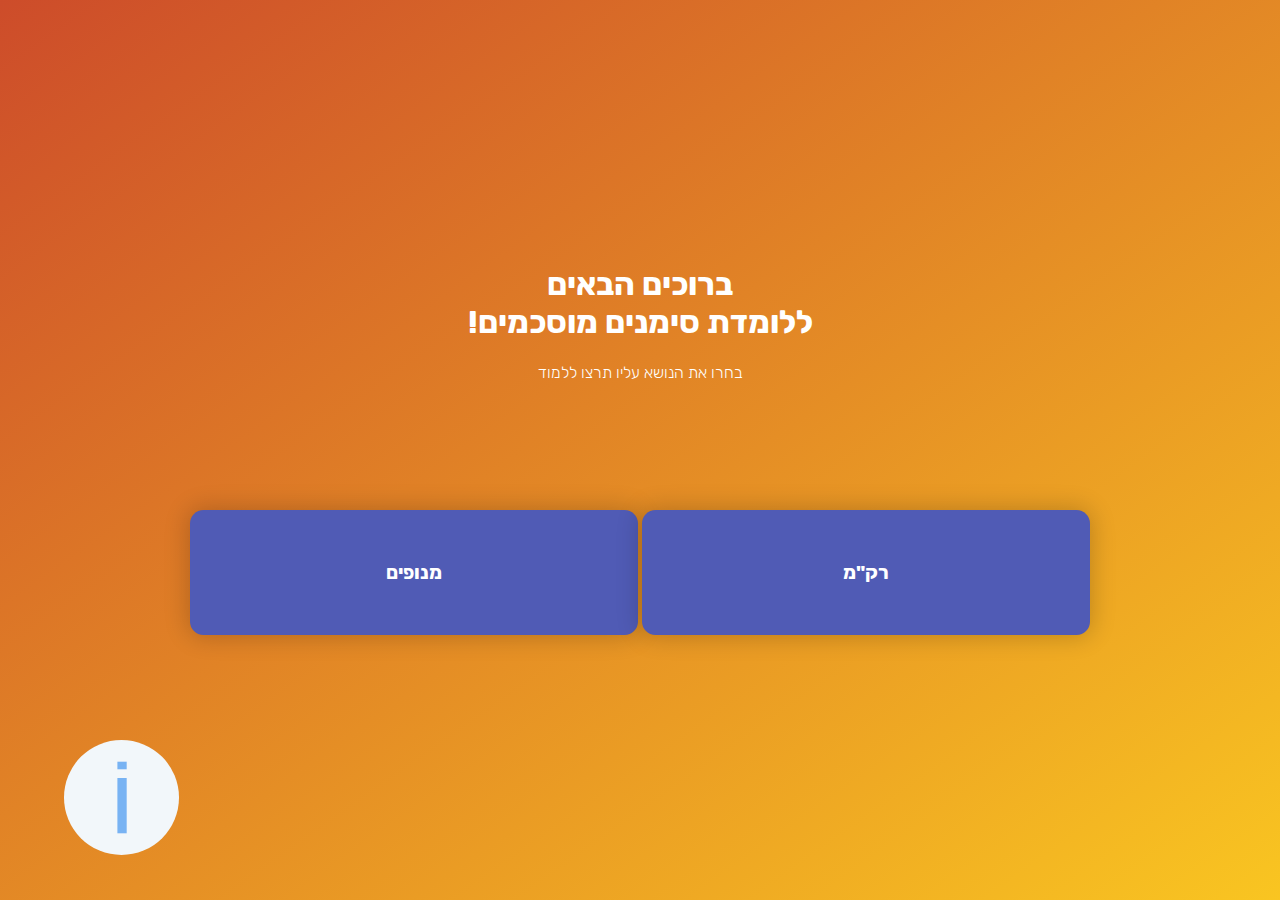
<file: index.html>
<!DOCTYPE html>
<html lang="he">
    <head>
        <meta charset="UTF-8">
        <meta name="viewport" content="width=device-width, initial-scale=1.0">
        <meta http-equiv="X-UA-Compatible" content="ie=edge">
        <link rel="stylesheet" type="text/css" href="style.css">
        <script src="assets/jquery/jquery-3.4.1.min.js"></script>
        <script src="code.js"></script>
        <title>סימנים מוסכמים</title>
    </head>
    <body>
        <div class="opening">
            <h1>ברוכים הבאים<br> ללומדת סימנים מוסכמים!</h1>
            <div>בחרו את הנושא עליו תרצו ללמוד</div>
            <div>
                <a href="rakam.html"><button>רק"מ</button></a>
                <a href="manofim.html"><button>מנופים</button></a>
            </div>
            <img class="about-btn" src="assets/images/about.svg" />
        </div>
        <div class="about">
            <img class="about-x" src="assets/images/white-x.svg" />
            <div class="about-content">
                <h1>אודות</h1>
               <p><b>ראש מדור טי"ל: </b>רס"ן מיגל לויתן <br></p>
                <p><b>רת"ח פרויקטים: </b>רס"ר שלומי אוגרן <br></p>
                <p><b>רת"ח מו"פ וחדשנות בלמידה: </b>סמ"ר גל גנסין <br></p>
                <p><b>פיתוח: </b>סמל דרור אברמסון <br></p>
                <p><b>עיצוב: </b>סמל עומרי דהאן <br></p>
                <p><b>מומחה תוכן: </b>רס"מ מני נחמד <br></p>
                <p><b>גרסה: </b>אוגוסט 2021<br></p>
                <div class="about-logos">
                    <img src="assets/images/bhd20.png" />
                    <img src="assets/images/mador.png" />
                </div>
            </div>
        </div>
    </body>
</html>
</file>
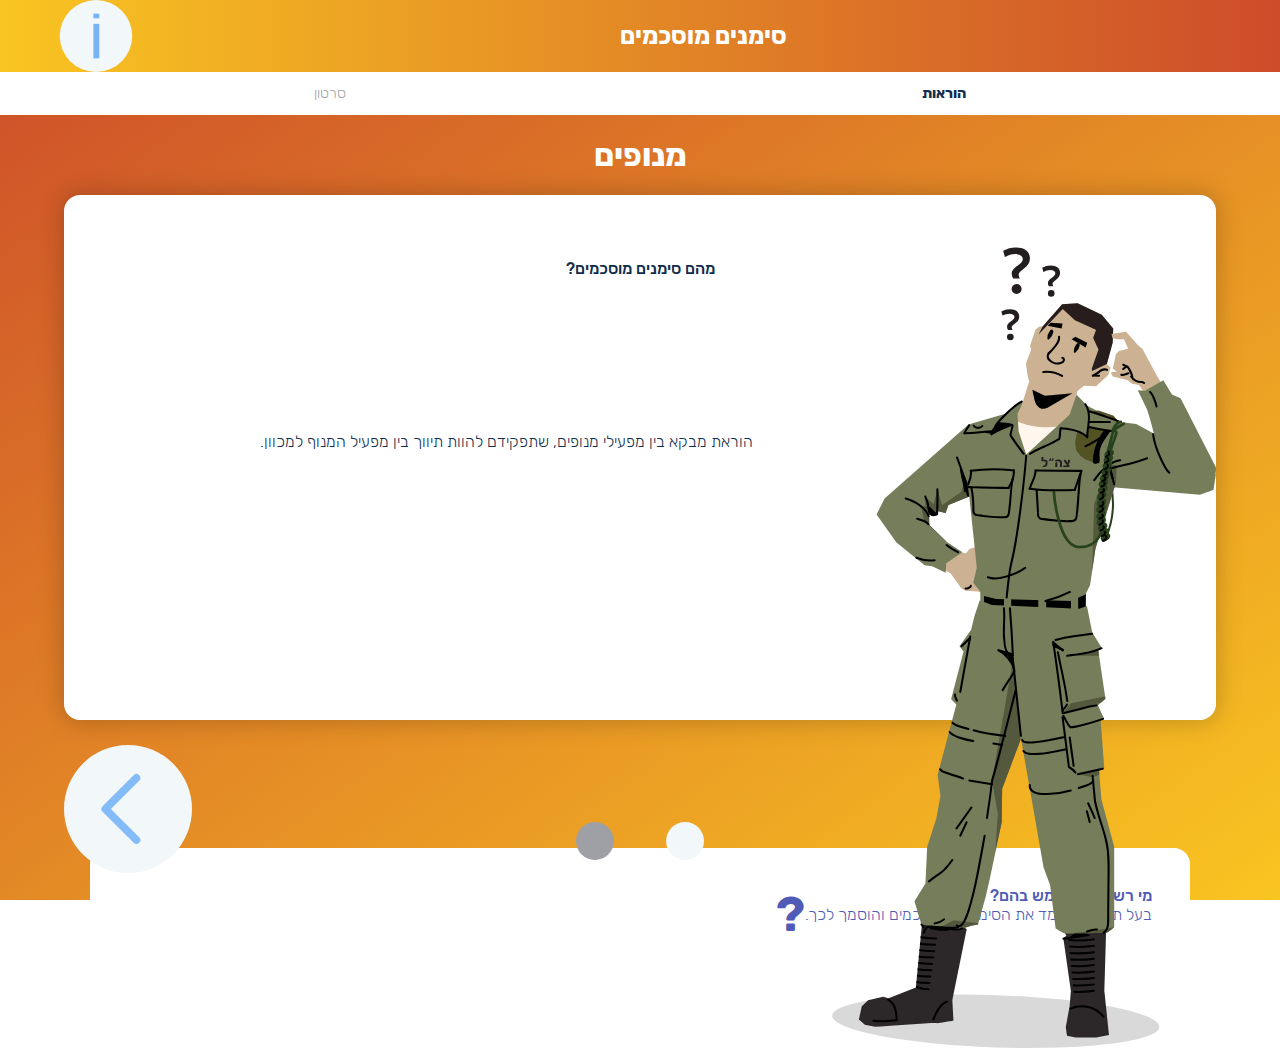
<file: manofim.html>
<!DOCTYPE html>
<html lang="he">
    <head>
        <meta charset="UTF-8">
        <meta name="viewport" content="width=device-width, initial-scale=1.0">
        <meta http-equiv="X-UA-Compatible" content="ie=edge">
        <link rel="stylesheet" type="text/css" href="style.css">
        <script src="assets/jquery/jquery-3.4.1.min.js"></script>
        <script src="manofim.js"></script>
        <title>סימנים מוסכמים</title>
    </head>
    <body>
        <div class="header">
            <h2>סימנים מוסכמים</h2>
            <img class="content-about-btn" src="assets/images/about.svg" />
        </div>
        <div class="navbar">
            <div class="part1 curr">הוראות</div>
            <div class="part2">סרטון</div>
        </div>
        <div class="content-container">
            <div class="part1-content content">
                <h1>מנופים</h1>
                <div class="page1">
                    <div class="big-square">
                        <b>מהם סימנים מוסכמים?</b> <br>
                        <div>
                             הוראת מבקא בין מפעילי מנופים, 
                            שתפקידם להוות תיווך בין מפעיל המנוף למכוון.
                        </div>
                    </div>
                    <img src="assets/images/start-guy.svg" />
                    <div class="small-square">
                        <div>
                            <b>מי רשאי להשתמש בהם?</b> <br>
                            בעל תעודה שלמד את הסימנים המוסכמים והוסמך לכך.
                        </div>
                        <div class="question-mark">?</div>
                    </div>
                    <img class="marker" src="assets/images/2-screen-1.svg" />
                    <img class="next" src="assets/images/next.svg" />
                </div>
                <div class="page2 inactive">
                    <img class="prev" src="assets/images/previous.svg" />
                    <div class="big-square">
                        <div>
                                בצה’’ל נשתמש בסימני ידיים
                                משום שיש אפשרות לרעש בסביבת ההפעלה,
                                שיכול לגרום לקצר בין הנהג הרק"מ למכוון הקרקעי
                                ולטעויות הגורמות סכנה לחיים ולציוד.
                        </div>
                    </div>
                    <img class="marker" src="assets/images/2-screen-2.svg" />
                    <img src="assets/images/guy-explain.svg" />
                    <button class="start">בואו נתחיל!</button>
                </div>
            </div>
            <div class="part2-content content inactive">
                    <h1 class="title">מנופים</h1>
                    <iframe class="video day" width="80%" height="100%" src="https://www.youtube.com/embed/fbLEFAD94mI" title="YouTube video player" frameborder="0" allow="accelerometer; autoplay; clipboard-write; encrypted-media; gyroscope; picture-in-picture" allowfullscreen></iframe>
                    <!-- <video class="video day" width="80%" height="100%" controls> <source src="assets/videos/manofim.mp4" type="video/mp4"></video> -->
                    <img class="go-to-exer" src="assets/images/next.svg" />
                    <img class="part-prev" src="assets/images/previous.svg" />
            </div>
        </div>
        <div class="exer-container">
            <div class="part1-exer content">
                <h3>סימנים ביום</h3>
                <div class="page1-exer">
                    <div>עליך להתאים בין הפקודה שתופיע על המסך לבין הסימון המתאים לה באמצעות לחיצה.<br> לפני שתתחיל, תוכל ללחוץ על כל סימון כדי לראות אותו כGIF</div>
                    <img class="drop-cable" id="sign1" src="assets/images/text-drop-cable.svg" />
                    <img class="lift-cable" id="sign2" src="assets/images/text-lift-cable.svg" />
                    <img class="lift-arm" id="sign3" src="assets/images/text-lift-arm.svg" />
                    <img class="drop-arm" id="sign4" src="assets/images/text-drop-arm.svg" />
                    <img class="crane-stop" id="sign5" src="assets/images/text-crane-stop.svg" />
                    <img class="freeze" id="sign6" src="assets/images/text-freeze.svg" />
                    <img class="telescopic-in" id="sign7" src="assets/images/text-telescopic-in.svg" />
                    <img class="telescopic-out" id="sign8" src="assets/images/text-telescopic-out.svg" />
                    <img class="manof-sides" id="sign9" src="assets/images/text-manof-sides.svg" />
                    <img class="next" src="assets/images/next.svg" />
                </div>
                <div class="page2-exer inactive">
                    <div class="small-square">
                        <div class="speech speech1">
                            תרים את הזרוע הראשית
                        </div>
                        <div class="feedback">   
                        </div>
                    </div>
                    <div class="small-square">
                        <div>
                            <img class="answer8 answer12 answer25" src="assets/images/lift-cable.svg" />
                            <img class="answer9 answer16 answer27" src="assets/images/drop-arm.svg" />
                            <img class="answer5 answer18 answer24" src="assets/images/move-left.svg" />
                        </div>
                        <div>
                            <img class="answer7 answer19 answer26" src="assets/images/telescopic-in.svg" />
                            <img class="answer1 answer15 answer21" src="assets/images/lift-arm.svg" />
                            <img class="answer4 answer14 answer22" src="assets/images/telescopic-out.svg" />
                        </div>
                        <div>
                            <img class="answer10 answer13 answer28" src="assets/images/move-right.svg" />
                            <img class="answer2 answer20 answer29" src="assets/images/crane-stop.svg" />
                            <img class="answer6 answer17 answer30" src="assets/images/freeze.svg" />
                     
                        </div>
                        <div>
                            <img class="answer3 answer11 answer23" src="assets/images/drop-cable.svg" />
                        </div>
                    </div>
                </div>
            </div>
        </div>
        <div class="filler">
            <div class="big-square">
                <h1>כל הכבוד! סיימת את הלומדה!</h1>
                <button class="filler-btn">מההתחלה</button>
            </div>
        </div>
        <div class="about"> 
            <img class="about-x" src="assets/images/white-x.svg" />
            <div class="about-content">
                <h1>אודות</h1>
               <p><b>ראש מדור טי"ל: </b>רס"ן מיגל לויתן <br></p>
                <p><b>רת"ח פרויקטים: </b>רס"ר שלומי אוגרן <br></p>
                <p><b>רת"ח מו"פ וחדשנות בלמידה: </b>סמ"ר גל גנסין <br></p>
                <p><b>פיתוח: </b>סמל דרור אברמסון <br></p>
                <p><b>עיצוב: </b>סמל עומרי דהאן <br></p>
                <p><b>מומחה תוכן: </b>רס"מ מני נחמד <br></p>
                <p><b>גרסה: </b>אוגוסט 2021<br></p>
                <div class="about-logos">
                    <img src="assets/images/bhd20.png" />
                    <img src="assets/images/mador.png" />
                </div>>
            </div>
        </div>
    </body>
</html>
</file>
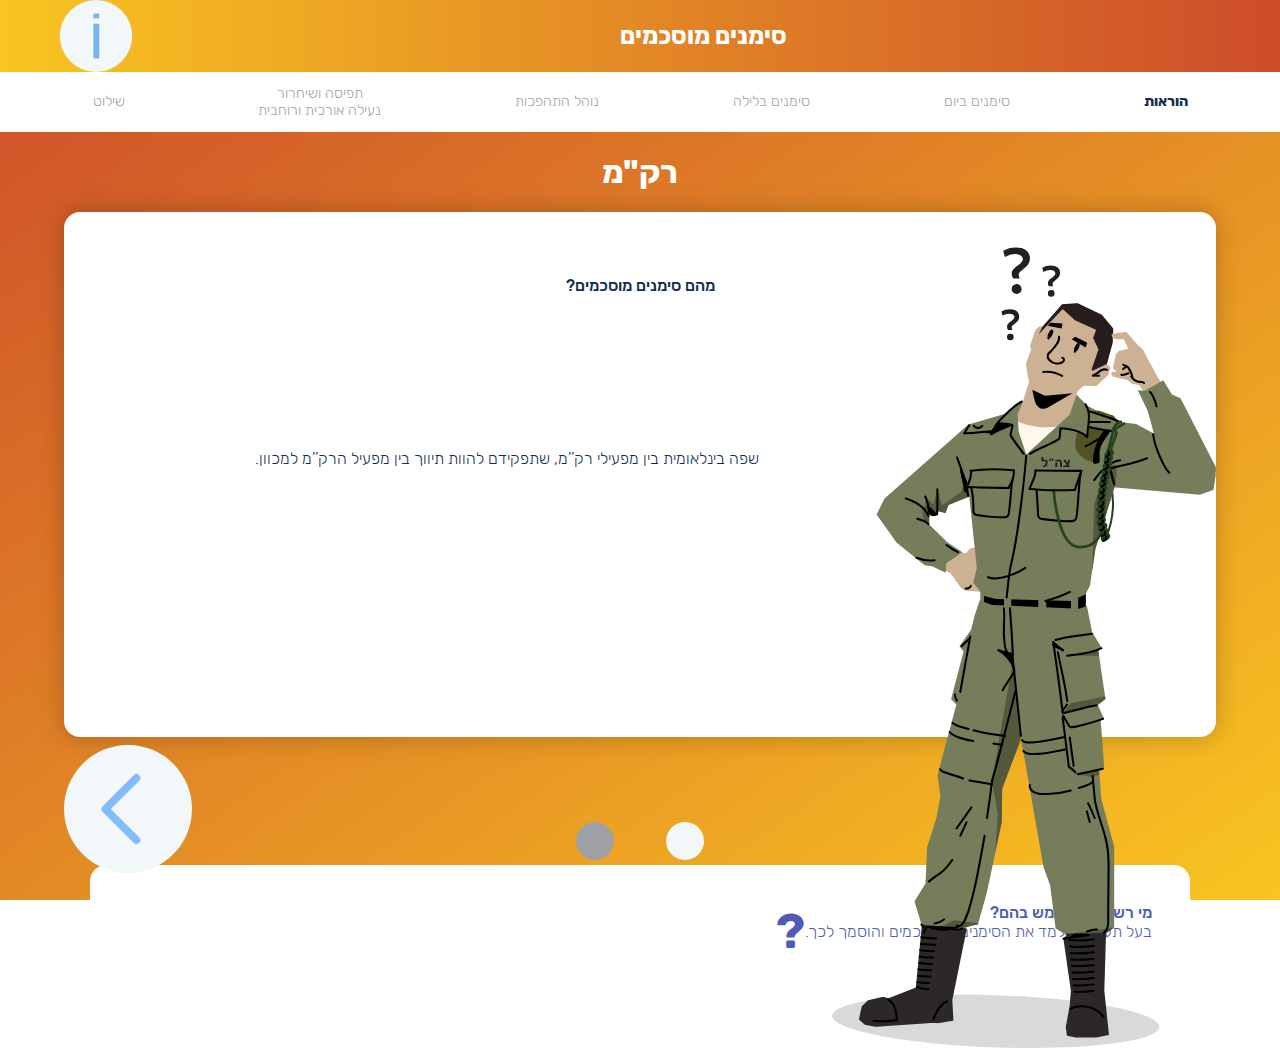
<file: rakam.html>
<!DOCTYPE html>
<html lang="he">

<head>
    <meta charset="UTF-8">
    <meta name="viewport" content="width=device-width, initial-scale=1.0">
    <meta http-equiv="X-UA-Compatible" content="ie=edge">
    <link rel="stylesheet" type="text/css" href="style.css">
    <script src="assets/jquery/jquery-3.4.1.min.js"></script>
    <script src="rakam.js"></script>
    <title>סימנים מוסכמים</title>
</head>

<body>
    <div class="header">
        <h2>סימנים מוסכמים</h2>
        <img class="content-about-btn" src="assets/images/about.svg" />
    </div>
    <div class="navbar">
        <div class="part1 curr">הוראות</div>
        <div class="part2">סימנים ביום</div>
        <div class="part3">סימנים בלילה</div>
        <div class="part4">נוהל התהפכות</div>
        <div class="part5">תפיסה ושיחרור<br> נעילה אורכית ורוחבית </div>
        <div class="part6">שילוט</div>
    </div>
    <div class="content-container">
        <div class="part1-content content">
            <h1>רק"מ</h1>
            <div class="page1">
                <div class="big-square">
                    <b>מהם סימנים מוסכמים?</b> <br>
                    <div>
                        שפה בינלאומית בין מפעילי רק’’מ,
                        שתפקידם להוות תיווך בין מפעיל הרק’’מ למכוון.
                    </div>
                </div>
                <img src="assets/images/start-guy.svg" />
                <div class="small-square">
                    <div>
                        <b>מי רשאי להשתמש בהם?</b> <br>
                        בעל תעודה שלמד את הסימנים המוסכמים והוסמך לכך.
                    </div>
                    <div class="question-mark">?</div>
                </div>
                <img class="marker" src="assets/images/2-screen-1.svg" />
                <img class="next" src="assets/images/next.svg" />
            </div>
            <div class="page2 inactive">
                <img class="prev" src="assets/images/previous.svg" />
                <div class="big-square">
                    <div>
                        בצה’’ל נשתמש בסימני ידיים
                        משום שיש אפשרות לרעש בסביבת ההפעלה,
                        שיכול לגרום לקצר בין הנהג הרק"מ למכוון
                        ולטעויות הגורמות סכנה לחיים ולציוד.
                    </div>
                </div>
                <img class="marker" src="assets/images/2-screen-2.svg" />
                <img src="assets/images/guy-explain.svg" />
                <button class="start">בואו נתחיל!</button>
            </div>
        </div>
        <div class="part2-content content inactive">
            <img class="title" src="assets/images/title1.svg" />
            <iframe class="video day" width="80%" height="100%" src="https://www.youtube.com/embed/YQJxwq1ZvDM"
                title="YouTube video player" frameborder="0"
                allow="accelerometer; autoplay; clipboard-write; encrypted-media; gyroscope; picture-in-picture"
                allowfullscreen></iframe>
            <!-- <video class="video day" width="80%" height="100%" controls> <source src="assets/videos/day.mp4" type="video/mp4"></video> -->
            <img class="next" src="assets/images/next.svg" />
            <img class="part-prev" src="assets/images/previous.svg" />
        </div>
        <div class="part3-content content inactive">
            <img class="title" src="assets/images/title2.svg" />
            <iframe class="video night" width="80%" height="100%" src="https://www.youtube.com/embed/gojMT1xmDpQ"
                title="YouTube video player" frameborder="0"
                allow="accelerometer; autoplay; clipboard-write; encrypted-media; gyroscope; picture-in-picture"
                allowfullscreen></iframe>
            <!-- <video class="video night" width="80%" height="100%" controls> <source src="assets/videos/night.mp4" type="video/mp4"></video> -->
            <img class="next" src="assets/images/next.svg" />
            <img class="part-prev" src="assets/images/previous.svg" />
        </div>
        <div class="part4-content content inactive">
            <h1>נוהל התהפכות</h1>
            <!-- <iframe class="video" width="80%" height="100%" src="https://www.youtube.com/embed/gojMT1xmDpQ" title="YouTube video player" frameborder="0" allow="accelerometer; autoplay; clipboard-write; encrypted-media; gyroscope; picture-in-picture" allowfullscreen></iframe> -->
            <video class="video" width="80%" height="100%" controls>
                <source src="assets/videos/hithapchut.mp4" type="video/mp4">
            </video>
            <img class="next" src="assets/images/next.svg" />
            <img class="part-prev" src="assets/images/previous.svg" />
        </div>
        <div class="part5-content content inactive">
            <h1>תפיסה ושיחרור נעילה אורכית ורוחבית לאיתן</h1>
            <!-- <iframe class="video" width="80%" height="100%" src="https://www.youtube.com/embed/gojMT1xmDpQ" title="YouTube video player" frameborder="0" allow="accelerometer; autoplay; clipboard-write; encrypted-media; gyroscope; picture-in-picture" allowfullscreen></iframe> -->
            <video class="portrait" width="80%" height="100%" controls>
                <source src="assets/videos/locks.mp4" type="video/mp4">
            </video>
            <img class="next" src="assets/images/next.svg" />
            <img class="part-prev" src="assets/images/previous.svg" />
        </div>
        <div class="part6-content content inactive">
            <h1>שילוט</h1>
            <div class="page1">
                <div class="big-square">
                    <b>יום</b> <br>
                    <div>
                        במהלך שעות היום יש לנוע בצורת עיגול מסביב לשלטים.
                    </div>
                    <img src="assets/images/red-triangle.svg" />
                </div>
                <img class="next" src="assets/images/next.svg" />
                <img class="part-prev" src="assets/images/previous.svg" />
                <img class="marker2" src="assets/images/3-screen-1.svg" />
            </div>
            <div class="page2 inactive">
                <img class="prev" src="assets/images/previous.svg" />
                <div class="big-square">
                    <div>
                        המסלול ישולט בלילה באמצעות תאורה או סטיקלייט, בשלושה צבעים שונים.
                    </div>
                    <img src="assets/images/light1.svg" />
                    <img src="assets/images/red.svg" />
                    <img src="assets/images/green.svg" />
                </div>
                <img class="marker2" src="assets/images/3-screen-2.svg" />
                <img class="next" src="assets/images/next.svg" />
            </div>
            <div class="page3 inactive">
                <img class="prev" src="assets/images/previous.svg" />
                <div id="road" class="big-square">
                    <img class="road" src="assets/GIFS/road1.gif" />
                </div>
                <div class="pop-up big-square inactive">
                    <h2 class="pop-title">אור כחול אחד בודד</h2>
                    <p class="pop-text">האור הכחול מסמל כיוון תנועה. על הנהג לנסוע משמאל לאור הכחול ולהתקדם לכיוון האור
                        הכחול הבא במסלול.</p>
                    <img class="pop-img" src="assets/images/light1.svg" />
                    <button class="got-it">הבנתי!</button>
                </div>
                <img class="go-to-exer inactive" src="assets/images/next.svg" />
                <img class="marker2" src="assets/images/3-screen-3.svg" />
            </div>
        </div>
    </div>
    <div class="exer-container">
        <div class="part1-exer content">
            <h3>סימנים ביום</h3>
            <div class="page1-exer">
                <div>עליך להתאים בין הפקודה שתופיע על המסך לבין הסימון המתאים לה באמצעות לחיצה.<br> לפני שתתחיל, תוכל
                    ללחוץ על כל סימון כדי לראות אותו כGIF</div>
                <img class="speed" id="sign1" src="assets/images/text-speed.svg" />
                <img class="stop" id="sign2" src="assets/images/text-stop.svg" />
                <img class="forward" id="sign3" src="assets/images/text-forward.svg" />
                <img class="silence" id="sign4" src="assets/images/text-silence.svg" />
                <img class="engine" id="sign5" src="assets/images/text-engine.svg" />
                <img class="slow" id="sign6" src="assets/images/text-slow.svg" />
                <img class="pibot" id="sign7" src="assets/images/text-pibot.svg" />
                <img class="break" id="sign8" src="assets/images/text-break.svg" />
                <img class="neutral" id="sign9" src="assets/images/text-neutral.svg" />
                <img class="backward" id="sign10" src="assets/images/text-backward.svg" />
                <img class="sides" id="sign11" src="assets/images/text-sides.svg" />
                <img class="horizontal" id="sign12" src="assets/images/text-horizontal.png" />
                <img class="vertical" id="sign13" src="assets/images/text-vertical.png" />
                <img class="turn" id="sign14" src="assets/images/text-turn.png" />
                <img class="next" src="assets/images/next.svg" />
            </div>
            <div class="page2-exer inactive">
                <div class="small-square">
                    <div class="speech speech1">
                        יאללה תתניע את המנוע
                    </div>
                    <div class="feedback">

                    </div>
                </div>
                <div class="small-square scroll">
                    <div>
                        <img class="answer10 answer16 answer35" src="assets/images/speed.svg" />
                        <img class="answer4 answer23 answer29" src="assets/images/left.svg" />
                        <img class="answer5 answer18 answer32 answer7" src="assets/images/stop.svg" />
                    </div>
                    <div>
                        <img class="answer2 answer15 answer31" src="assets/images/forward.svg" />
                        <img class="answer9 answer22 answer34" src="assets/images/silence.svg" />
                        <img class="answer1 answer14 answer26" src="assets/images/engine.svg" />
                    </div>
                    <div>
                        <img class="answer11 answer17 answer36" src="assets/images/slow.svg" />
                        <img class="answer12 answer19 answer30" src="assets/images/pibot.svg" />
                        <img class="answer8 answer21 answer33" src="assets/images/break.svg" />
                    </div>
                    <div>
                        <img class="answer13 answer24 answer28" src="assets/images/neutral.svg" />
                        <img class="answer6 answer25 answer27" src="assets/images/backward.svg" />
                        <img class="answer3 answer20 answer37" src="assets/images/right.svg" />
                    </div>
                </div>
            </div>
        </div>
        <div class="part2-exer content inactive">
            <h2>סימנים בלילה</h2>
            <div class="page1-exer">
                <div>עליך להתאים בין הפקודה שתופיע על המסך לבין הסימון המתאים לה באמצעות לחיצה.<br> לפני שתתחיל, תוכל
                    ללחוץ על כל סימון כדי לראות אותו כGIF</div>
                <img class="night-backward" id="sign12" src="assets/images/text-night-backward.svg" />
                <img class="night-engine" id="sign13" src="assets/images/text-night-engine.svg" />
                <img class="night-forward" id="sign14" src="assets/images/text-night-forward.svg" />
                <img class="night-sides" id="sign15" src="assets/images/text-night-sides.svg" />
                <img class="night-silence" id="sign16" src="assets/images/text-night-silence.svg" />
                <img class="night-stop" id="sign17" src="assets/images/text-night-stop.svg" />
                <img class="next" src="assets/images/next.svg" />
            </div>
            <div class="page2-exer inactive">
                <div class="small-square">
                    <div class="speech speech1">
                        יאללה תתניע את המנוע
                    </div>
                    <div class="feedback">

                    </div>
                </div>
                <div class="small-square">
                    <div>
                        <img class="answer4 answer11 answer19" src="assets/images/night-backward.svg" />
                        <img class="answer1 answer9 answer16" src="assets/images/night-engine.svg" />
                        <img class="answer2 answer10 answer17" src="assets/images/night-forward.svg" />
                    </div>
                    <div>
                        <img class="answer6 answer12 answer20" src="assets/images/night-right.svg" />
                        <img class="answer8 answer14 answer22" src="assets/images/night-silence.svg" />
                        <img class="answer3 answer15 answer18" src="assets/images/night-left.svg" />
                    </div>
                    <div>
                        <img class="answer5 answer13 answer21 answer7" src="assets/images/night-stop.svg" />
                    </div>
                </div>
            </div>
        </div>
        <div class="part3-exer content inactive">
            <h2>שילוט</h2>
            <div class="page1-exer">
                <div> חלק מהמסלול לא משולט!<br> לחצו על סימני השאלה כדי לבחור את השילוט המתאים.</div>
                <div class="exer3-signs">
                    <img class="exer3-signs-img" src="assets/images/green-light.svg" />
                    <img class="exer3-signs-img" src="assets/images/red-light.svg" />
                    <img class="exer3-signs-img" src="assets/images/blue-light.svg" />
                    <img class="exer3-signs-img" src="assets/images/redGreen-light.svg" />
                    <img class="next" src="assets/images/next.svg" />
                </div>
            </div>
            <div class="page2-exer inactive">
                <div class="road">
                    <img class="answer2 exer-mark" src="assets/images/question-mark.svg" />
                    <img class="answer3 exer-mark" src="assets/images/question-mark.svg" />
                    <img class="answer4 exer-mark" src="assets/images/question-mark.svg" />
                    <img src="assets/images/exer-road.svg" />
                    <img class="answer1 exer-mark" src="assets/images/question-mark.svg" />
                    <button class="check">בדיקה</button>
                </div>
                <div class="small-square">
                    <img class="green sign1" src="assets/images/green-light.svg" />
                    <img class="red sign2" src="assets/images/red-light.svg" />
                    <img class="blue sign3" src="assets/images/blue-light.svg" />
                    <img class="redGreen sign4" src="assets/images/redGreen-light.svg" />
                </div>
            </div>
        </div>
        <div class="filler">
            <div class="big-square">
                <h1>כל הכבוד!</h1>
                <button class="filler-btn">המשך</button>
            </div>
        </div>
    </div>
    <div class="about">
            <img class="about-x" src="assets/images/white-x.svg" />
            <div class="about-content">
                <h1>אודות</h1>
                <p><b>ראש מדור טי"ל: </b>רס"ן מיגל לויתן <br></p>
                <p><b>רת"ח פרויקטים: </b>רס"ר שלומי אוגרן <br></p>
                <p><b>רת"ח מו"פ וחדשנות בלמידה: </b>סמ"ר גל גנסין <br></p>
                <p><b>פיתוח: </b>סמל דרור אברמסון <br></p>
                <p><b>עיצוב: </b>סמל עומרי דהאן <br></p>
                <p><b>מומחה תוכן: </b>רס"מ מני נחמד <br></p>
                <p><b>גרסה: </b>אוגוסט 2021<br></p>
                <div class="about-logos">
                    <img src="assets/images/bhd20.png" />
                    <img src="assets/images/mador.png" />
                </div>
            </div>
    </div>
</body>

</html>
</file>
<file: style.css>
@font-face {
    font-family: Rubik;
    src: url("assets/fonts/Rubik-Bold.ttf");
    font-weight: bold;
}

@font-face {
    font-family: Rubik;
    src: url("assets/fonts/Rubik-Medium.ttf");
    font-weight: 500;
}

@font-face {
    font-family: Rubik;
    src: url("assets/fonts/Rubik-Regular.ttf");
    font-weight: 300;
}

@font-face {
    font-family: Rubik;
    src: url("assets/fonts/Rubik-Light.ttf");
    font-weight: 100;
}

html {
    margin: 0;
}

body {
    width: 100vw;
    height: 100vh;
    background-image: linear-gradient(to bottom right, rgb(205, 76, 42), rgb(249, 197, 33));
    background-repeat: no-repeat;
    direction: rtl;
    color: white;
    font-family: Rubik;
    overflow: hidden;
    margin: 0;
}

.opening {
    text-align: center;
    position: absolute;
    bottom: 0;
    height: 100%;
    width: 100%;
    display: flex;
    flex-direction: column;
    justify-content: center;
}

.opening>div {
    font-weight: 100;
}

.opening>h1 {
    margin-top: 0;
}

.opening>div>a>button {
    border-style: none;
    border-radius: 0.7em;
    width: 35%;
    font-family: Rubik;
    font-size: 120%;
    font-weight: bold;
    color: white;
    background-color: rgb(80, 91, 181);
    padding-top: 4%;
    padding-bottom: 4%;
    box-shadow: 0px 0px 25px 2px rgba(0, 0, 0, 0.2);
    margin-top: 10%;
}

.about-btn {
    width: 9%;
    position: absolute;
    left: 5%;
    bottom: 5%;
    align-self: flex-end;
}

.about {
    overflow-y: auto;
    overflow-x: hidden;
    position: absolute;
    top: 0;
    transition: 1s ease-in-out;
    transition-property: clip-path, -webkit-clip-path;
    -webkit-clip-path: inset(0 0 100% 0);
    clip-path: inset(0 0 100% 0);
    background-image: linear-gradient(to bottom left, rgb(205, 76, 42), rgb(249, 197, 33));
    height: 100%;
    width: 100vw;
    background-repeat: no-repeat;
    background-size: cover;
    z-index: 2;
    pointer-events: none;
    font-weight: 300;
    font-size: 130%;
    display: flex;
    flex-direction: column;
}

 .about>div {
    margin-right: 5%;
}

.about>div>p {
    margin: 3%;
}

.about>div>h1 {
    margin: 2%;
}

.about-content {
    display: flex;
    flex-direction: column;
    justify-content: space-between;
}

.about-content>div {
    align-self: flex-end;
}

.about>div>div>img {
    width: 20%;
    margin: 4%;
    margin-top: 10%;
}

.about-x {
    width: 9%;
   align-self: flex-end;
   margin-top: 5%;
   margin-left: 5%;
}

.about.transition, .filler.transition {
    -webkit-clip-path: inset(0 0 0 0);
    clip-path: inset(0 0 0 0);
    pointer-events: all;
}

.about-logos {
    display: flex;
    justify-content: center;
    align-items: center;
    margin-left: 5%;
}

.header {
    text-align: center;
    background-image: linear-gradient(to left, rgb(205, 76, 42), rgb(249, 197, 33));
    margin-top: 0;
    display: flex;
    justify-content: space-between;
    height: 8%;
}

.header>h2 {
    align-self: center;
    margin: 0 auto;
    transform: translate(-8%);
}

.content-about-btn {
    width: 9%;
    margin-left: 3%;
}

.navbar {
    background-color: white;
    color: rgb(159, 160, 166);
    font-weight: 100;
    font-size: 90%;
    display: flex;
    justify-content: space-around;
    padding: 1% 2%;
    align-items: center;
}

.navbar div {
    text-align: center;
}

.curr {
    color: rgb(17,45,77);
    font-weight: bold;
}

.content {
    text-align: center;
} 

.content>h2 {
    font-weight: bold;
}

.part2-content>h1 {
    margin-top: 0;
}

.title {
    width: 60%;
    margin: 0 auto;
    margin-top: 1.3em;
    text-align: center;
}

.big-square {
    color: rgb(17,45,77);
    background-color: white;
    font-weight: 100;
    width: 80%;
    margin: 0 auto;
    border-radius: 1em;
    padding: 5%;
    box-shadow: 0px 0px 25px 2px rgba(0, 0, 0, 0.2);
}

.small-square {
    color: rgb(80,91,181);
    background-color: white;
    font-weight: 100;
    width: 80%;
    margin: 0 auto;
    border-radius: 1em;
    padding: 3%;
    display: flex;
    text-align: right;
    margin-top: 10%;
}

.part1-content>.page1>.big-square>div, .part1-content>.page2>.big-square>div {
    padding-top: 15%;
    padding-bottom: 20%;
    width: 70%;
    transform: translate(-40%);
}

.part1-content>.page1>img:first-of-type {
    width: 30%;
    position: absolute;
    top: 23%;
    right: 5%;
}

.exer3-signs {
    display: flex;
    flex-wrap: wrap;
    justify-content: center;
}

.exer3-signs-img {
    width: 30%;
    padding: 3%
}

.next, .go-to-exer {
    width: 10%;
    position: absolute;
    bottom: 3%;
    left: 5%;
}

.prev, .part-prev {
    width: 10%;
    position: absolute;
    bottom: 3%;
    right: 5%;
}

.question-mark {
    font-weight: bold;
    font-size: 300%;
}

.part1-content>.page2>img:last-of-type {
    width: 30%;
    position: absolute;
    top: 23%;
    right: 5%;
}

.start {
    border-style: none;
    border-radius: 0.6em;
    background-image: linear-gradient(rgb(120, 179, 243), rgb(80,91,181));
    color: white;
    font-family: Rubik;
    font-size: 100%;
    padding-left: 6%;
    padding-right: 6%;
    padding-top: 3%;
    padding-bottom: 3%;
    box-shadow: 0px 0px 25px 2px rgba(0, 0, 0, 0.2);
    margin-top: 20%;
    width: 40%;
    align-self: center;
}

.part6-content>.page1>.big-square>img {
    width: 20%;
    transform: translateY(40%);
}

.part6-content>.page1>.big-square {
    padding-bottom: 10%;
}

.part6-content>.page2>.big-square>img {
    width: 20%;
    margin: 5%;
    margin-top: 10%;
}

.part6-content>.page3>.big-square:not(.pop-up) {
    height: 70%;
}

.road {
    width: 100%;
}

.exer-container {
    display: none;
    justify-content: center;
}

.part1-exer, .part2-exer {
    font-weight: 100;
    width: 80%;
}

.part1-exer>h3, .part2-exer>h3 {
    margin-bottom: 2%;
    margin-top: 1%;
}


.page1, .page2, .page3 {
    display: flex;
    flex-direction: column;
}

.marker {
    width: 10%;
    position: absolute;
    bottom: 4.5%;
    align-self: center;
}

.marker2 {
    width: 15%;
    position: absolute;
    bottom: 4.5%;
    align-self: center;
}

.part6-content > h1 {
    margin-top: 1%;
    margin-bottom: 1%;
}

.got-it, .filler>.big-square>button {
    border-style: none;
    border-radius: 0.7em;
    background-color: white;
    color: rgb(120, 179, 243);
    box-shadow: 0px 0px 20px 2px rgba(0, 0, 0, 0.35);
    width: 45%;
    height: 6vh;
    margin: 0 auto;
    transform: translateY(90%);
    display: block;
    font-family: Rubik;
    font-size: 110%;
}

.pop-up>img {
    width: 30%;
    margin-top: 10%;
}

.part1-exer>div>img:not(.next), .part2-exer>div>img:not(.next) {
    width: 24%;
    margin: 1%;
}

.page1-exer>div {
    margin-bottom: 4%;
}

.page2-exer {
    background-size: 100% 100%;
    display: flex;
    flex-direction: column;
    align-items: center;
    height: 50vh;
}

.page2-exer>.small-square {
    padding: 5%;
    width: 90%;
    margin: 0 auto;
    z-index: 1;
}

.page2-exer>.small-square:first-of-type {
    align-self: flex-start;
    display: flex;
    flex-direction: column;
    height: 85%;
    overflow-y: auto;
    margin-top: 1%;
}

.page2-exer>.small-square:last-of-type {
    overflow-x: auto;
    position: absolute;
    bottom: 0;
    border-radius: 1em;
    border-bottom-right-radius: 0;
    border-bottom-left-radius: 0;
    padding-left: 0;
    padding-right: 0;
    height: 22%; 
    flex-direction: column;
    align-items: center;
}

.part3-exer>.page2-exer>.small-square:last-of-type {
    height: 5%; 
    flex-direction: row;
    justify-content: space-evenly;
}

.page2-exer>.small-square:last-of-type>div>img {
    width: 30vw;
    height: 80%;
}

.page2-exer>.small-square>div {
    display: flex;
    justify-content: center;
}

.page2-exer>.small-square>div:last-of-type {
    margin-bottom: 1%;
}

.page2-exer>.small-square>img {
    width: 15%;
}

.speech {
    background-image: url("assets/images/speech-bubble.svg");
    background-repeat: no-repeat;
    background-size: 100% 100%;
    padding: 10%;
    padding-top: 6.5%;
    color: white;
    margin-bottom: 3%;
}

.feedback {
    transform: translate(-5%);
    color: rgb(193, 45, 45);
    font-weight: 500;
    width: 66%;
}

.filler {
    overflow-y: auto;
    overflow-x: hidden;
    position: absolute;
    top: 0;
    transition: 1s ease-in-out;
    transition-property: clip-path, -webkit-clip-path;
    -webkit-clip-path: inset(0 0 100% 0);
    clip-path: inset(0 0 100% 0);
    height: 100%;
    width: 100vw;
    background-repeat: no-repeat;
    background-size: cover;
    z-index: 2;
    pointer-events: none;
    font-weight: 300;
    font-size: 130%;
    display: flex;
    flex-direction: column;
    justify-content: center;
    align-items: center;
    background-color: rgba(0, 0, 0, 0.6);
}

.filler>.big-square {
    text-align: center;
}

.part2-exer {
    margin-top: 5%;
}

.part2-exer>.page2-exer {
    margin: 0 auto;
}

.part2-exer>h2 {
    margin-top: 0;
}

.part2-exer>.page2-exer>.small-square:first-of-type {
    width: 95%;
    transform: translateX(3%);
}

.part2-exer>.page2-exer>.small-square:last-of-type {
    height: 16%;
}

.part3-exer>.page2-exer>.road {
    background-image: url("assets/images/exer-background.svg");
    background-repeat: no-repeat;
    background-size: 100% 100%;
    width: 70%;
    margin-top: 0;
    padding: 7%;
    padding-top: 20%;
    transform: translateY(-17%);
}

.part3-exer {
    display: flex;
    flex-direction: column;
    align-items: center;
}

.part3-exer>.small-square:first-of-type {
    text-align: center;
    font-weight: 500;
    margin-top: 3%;
}

.part3-exer>.small-square:last-of-type {
    margin-top: 1%;
    position: absolute;
    bottom: 0;
    width: 90%;
    border-bottom-right-radius: 0;
    border-bottom-left-radius: 0;
    display: flex;
    justify-content: space-around;
}

.part3-exer>.small-square:last-of-type>img {
    width: 13%;
}

.exer-mark {
    width: 14%;
    height: 7%;
    border-radius: 31%;
    background-color: rgb(120, 179, 243);
    box-shadow: 0px 0px 7px 1px rgba(0, 0, 0, 0.3);
    border-style: solid;
    border-color: rgba(0, 0, 0, 0);
}

.road>.answer1 {
    transform: translate(270%, -353%);
}

.road>.answer2 {
    transform: translate(77%, 325%);
}

.road>.answer3 {
    transform: translate(-85%, 315%);
}

.road>.answer4 {
    transform: translate(23%, 110%);
}

.check {
    border-style: none;
    border-radius: 0.7em;
    background-color: white;
    color: rgb(120, 179, 243);
    box-shadow: 0px 0px 20px 2px rgba(0, 0, 0, 0.35);
    width: 35%;
    height: 5vh;
    display: block;
    font-family: Rubik;
    font-size: 110%;
    transform: translate(-180%, -265%);
}

.video {
    margin-top: 10%;
}

.page3 .small-square:last-of-type {
    text-align: center;
}

.inactive {
    display: none;
}
</file>
